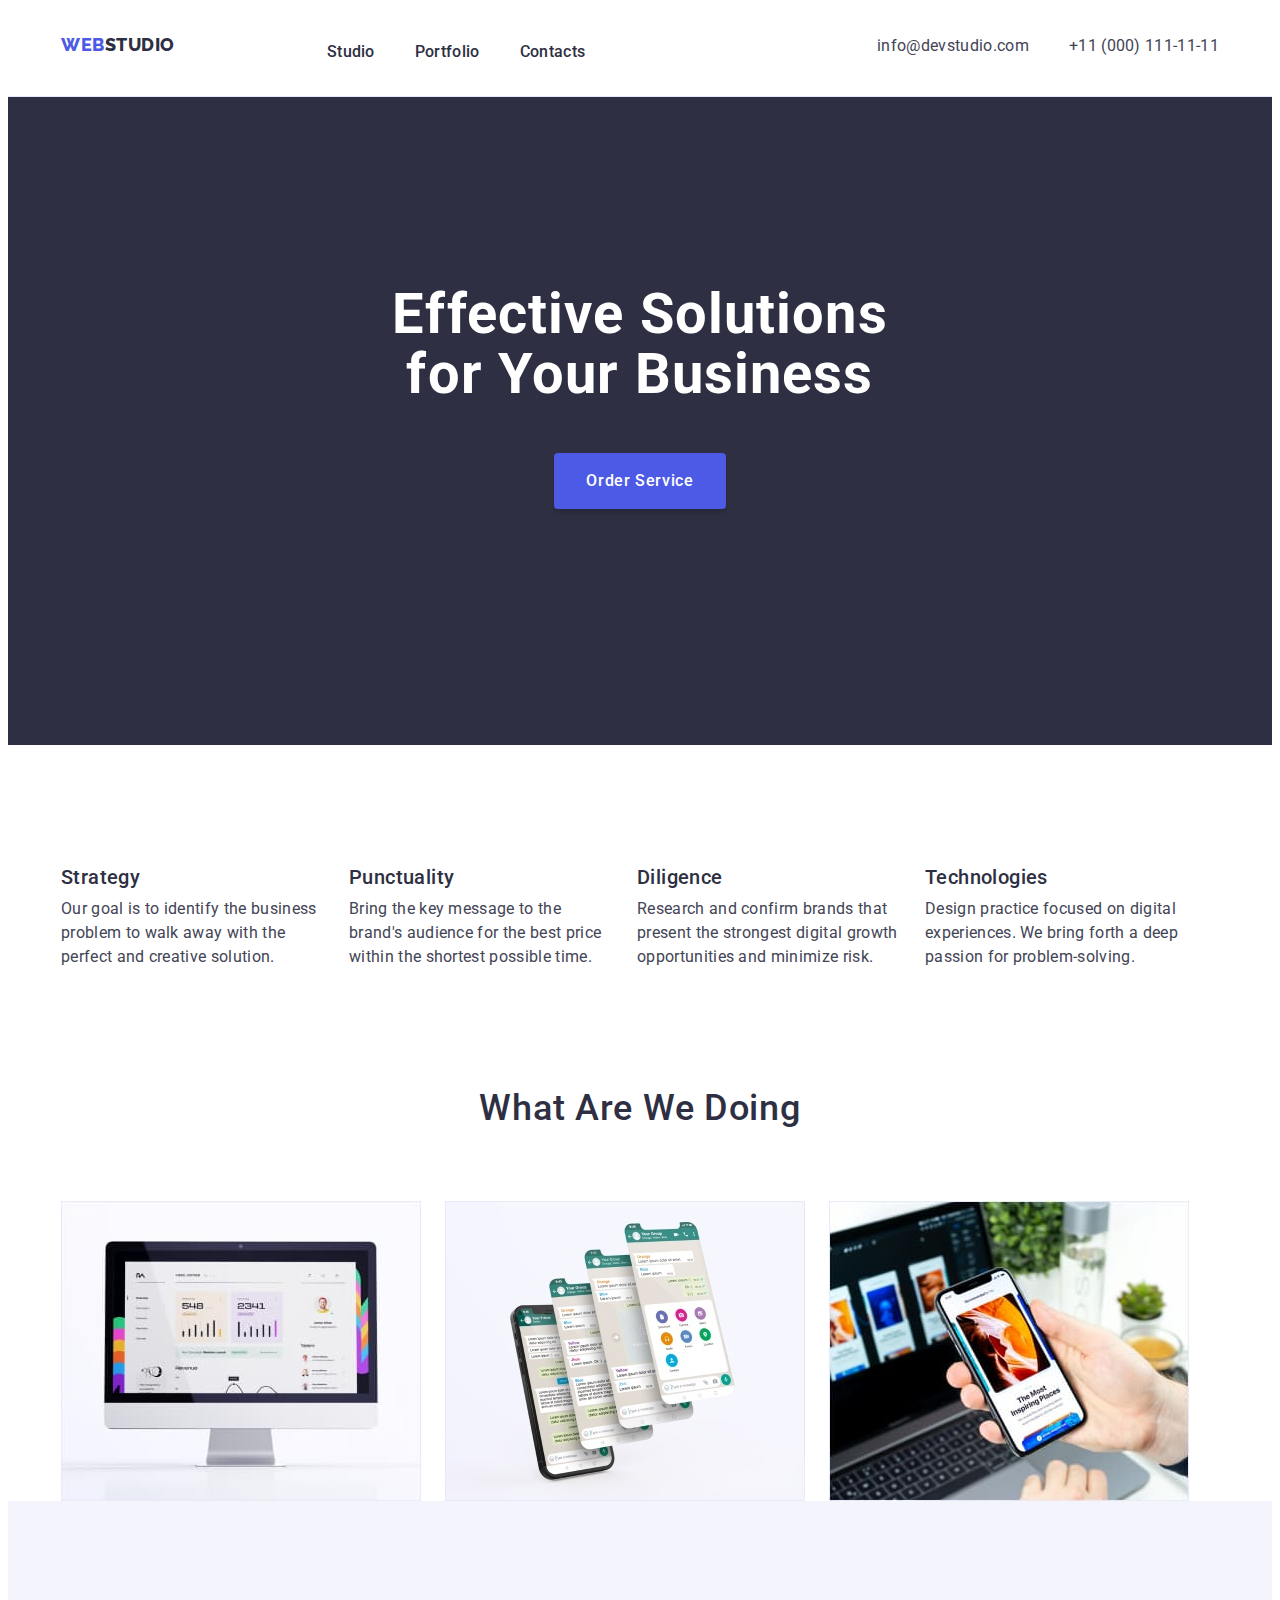
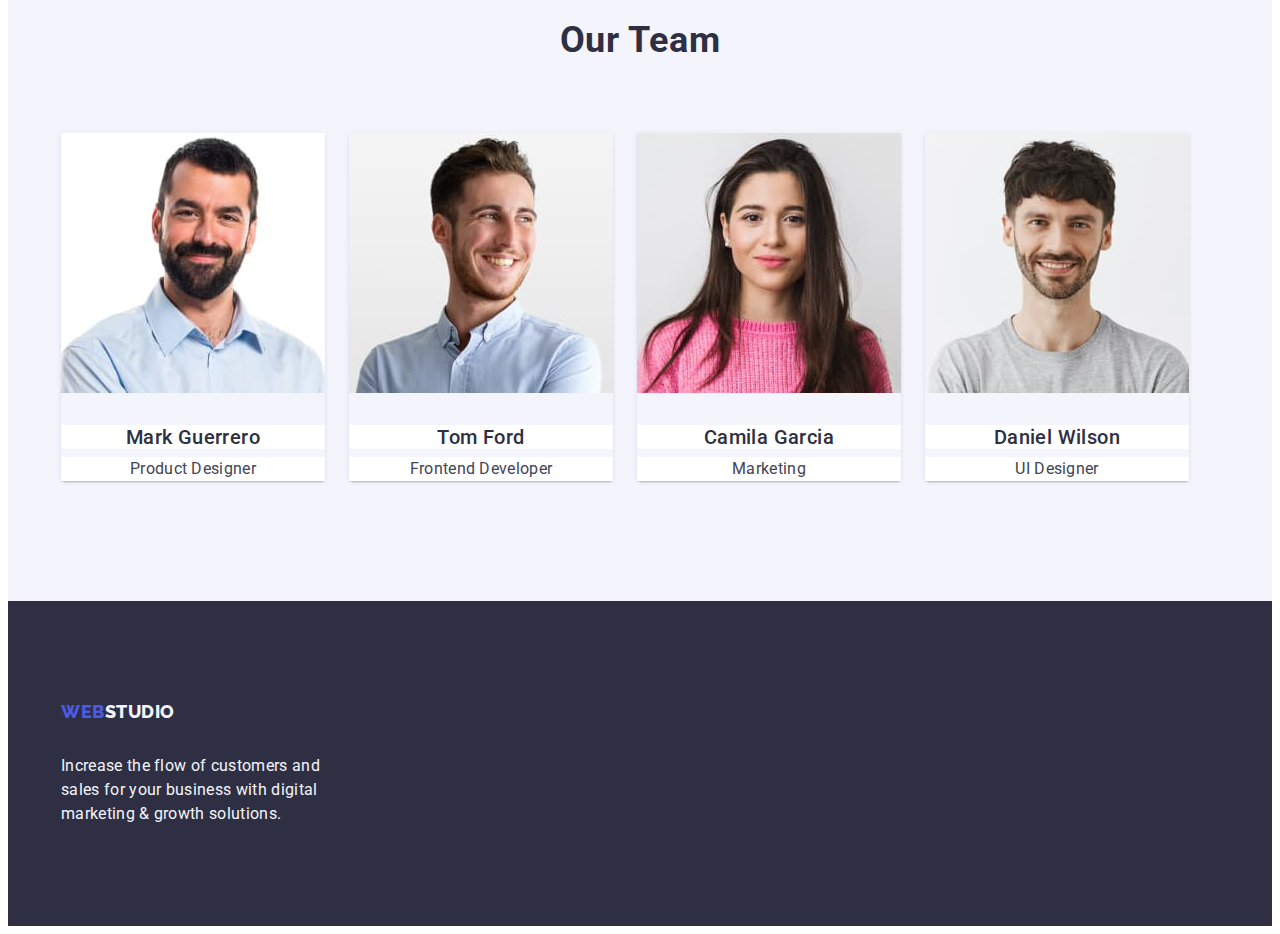
<file: index.html>
<!DOCTYPE html>
<html lang="en">

<head>
    <meta charset="UTF-8">
    <meta name="viewport" content="width=device-width, initial-scale=1.0">
    <title>Main-page</title>
    <link rel="stylesheet" href="https://cdnjs.cloudflare.com/ajax/libs/modern-normalize/2.0.0/modern-normalize.min.css"
        integrity="sha512-4xo8blKMVCiXpTaLzQSLSw3KFOVPWhm/TRtuPVc4WG6kUgjH6J03IBuG7JZPkcWMxJ5huwaBpOpnwYElP/m6wg=="
        crossorigin="anonymous" referrerpolicy="no-referrer" />
    <link rel="stylesheet" href="./css/styles.css">
    <link rel="preconnect" href="https://fonts.googleapis.com" />
    <link rel="preconnect" href="https://fonts.gstatic.com" crossorigin />
    <link
        href="https://fonts.googleapis.com/css2?family=Raleway:wght@800&family=Roboto:wght@400;500;700;900&display=swap"
        rel="stylesheet">
</head>

<body>
    <header class="header">
        <div class="container header-container">
            <nav class="header-navigation">
                <a class="logo link" href="./index.html">Web<span class="header-logo-studio link">Studio</span></a>
                <ul class="header-menu list">
                    <li><a class="header-menu-link link" href="./index.html">Studio</a></li>
                    <li><a class="header-menu-link link" href="./portfolio.html" target="_blank">Portfolio</a></li>
                    <li><a class="header-menu-link link" href="">Contacts</a></li>
                </ul>
            </nav>
            <address class="address">
                <ul class="address-items list">
                    <li><a class="address-item link" href="mailto:info@devstudio.com">info@devstudio.com</a></li>
                    <li><a class="address-item link" href="tel:+110001111111">+11 (000) 111-11-11</a></li>
                </ul>
            </address>
        </div>
    </header>
    <main>
        <section class="first-title">
            <div class="container">
                <h1 class="title-first">Effective Solutions <br>
                    for Your Business</h1>
                <button class="order-service" type="button">Order Service</button>
            </div>
        </section>
        <section class="company-philosophy">
            <div class="container">
                <h2 class="hidden-title" hidden>Company philosophy</h2>
                <ul class="list philosophy">
                    <li class="philosophy-subjects">
                        <h3 class="philosophy-list">Strategy</h3>
                        <p class="simple-text-philosophy">Our goal is to identify the business
                            problem to walk away with the perfect and creative solution.</p>
                    </li>
                    <li class="philosophy-subjects">
                        <h3 class="philosophy-list">Punctuality</h3>
                        <p class="simple-text-philosophy">Bring the key message to the brand's audience for the best
                            price
                            within the
                            shortest possible
                            time.</p>
                    </li>
                    <li class="philosophy-subjects">
                        <h3 class="philosophy-list">Diligence</h3>
                        <p class="simple-text-philosophy">Research and confirm brands that present the strongest digital
                            growth
                            opportunities and minimize
                            risk.</p>
                    </li>
                    <li class="philosophy-subjects">
                        <h3 class="philosophy-list">Technologies</h3>
                        <p class="simple-text-philosophy">Design practice focused on digital experiences. We bring forth
                            a
                            deep passion
                            for
                            problem-solving.</p>
                    </li>
                </ul>
            </div>
        </section>
        <section>
            <div class="container">
                <h2 class="title-second-first-section">What are we doing</h2>
                <ul class="list offers">
                    <li class="our-offers"><img src="./images/offer-1.jpg" alt="monitor" width="360" height="300"></li>
                    <li class="our-offers"><img src="./images/offer-2.jpg" alt="cell phone apps" width="360"
                            height="300"></li>
                    <li class="our-offers"><img src="./images/offer-3.jpg" alt="laptop and cell phone" width="360"
                            height="300"></li>
                </ul>
            </div>
        </section>
        <section class="our-team">
            <div class="container">
                <h2 class="title-second">Our Team</h2>
                <ul class="list team">
                    <li class="team-people-infa">
                        <img class="team-people-pict" src="./images/employee-1.jpg" alt="Mark Guerrero" width="264"
                            height="260">
                        <h3 class="team-people-name">Mark Guerrero</h3>
                        <p class="occupation-team-list">Product Designer</p>

                    </li>
                    <li class="team-people-infa">
                        <img class="team-people-pict" src="./images/employee-2.jpg" alt="Tom Ford" width="264"
                            height="260">
                        <h3 class="team-people-name">Tom Ford</h3>
                        <p class="occupation-team-list">Frontend Developer</p>

                    </li>
                    <li class="team-people-infa">
                        <img class="team-people-pict" src="./images/employee-3.jpg" alt="Camila Garcia" width="264"
                            height="260">
                        <h3 class="team-people-name">Camila Garcia</h3>
                        <p class="occupation-team-list">Marketing</p>

                    </li>
                    <li class="team-people-infa">
                        <img class="team-people-pict" src="./images/employee-4.jpg" alt="Daniel Wilson" width="264"
                            height="260">
                        <h3 class="team-people-name">Daniel Wilson</h3>
                        <p class="occupation-team-list">UI Designer</p>

                    </li>
                </ul>
            </div>
        </section>
    </main>
    <footer class="footer">
        <div class="container">
            <a class="logo link" href="./index.html">Web<span class="logo-footer-studio link">Studio</span></a>
            <p class="footer-text">Increase the flow of customers and sales for your business with digital marketing &
                growth solutions.</p>
        </div>
    </footer>
</body>

</html>
</file>
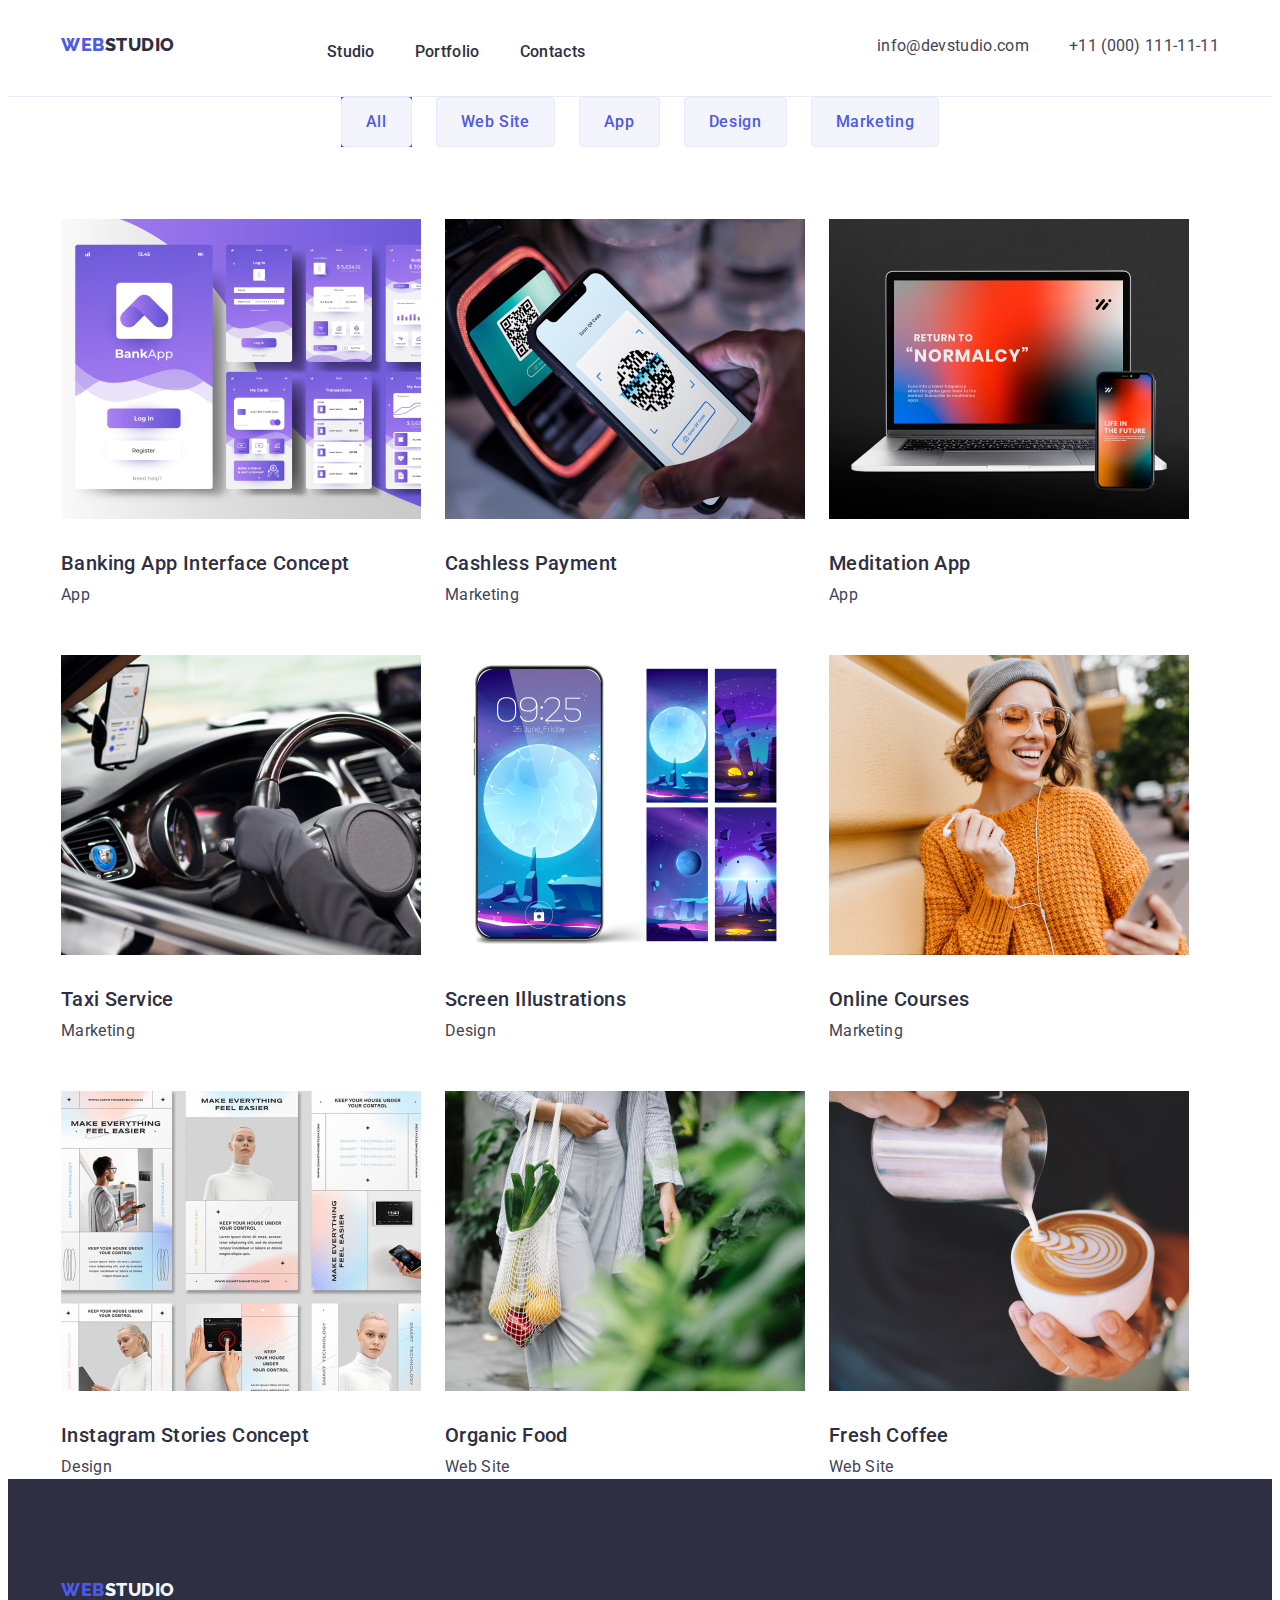
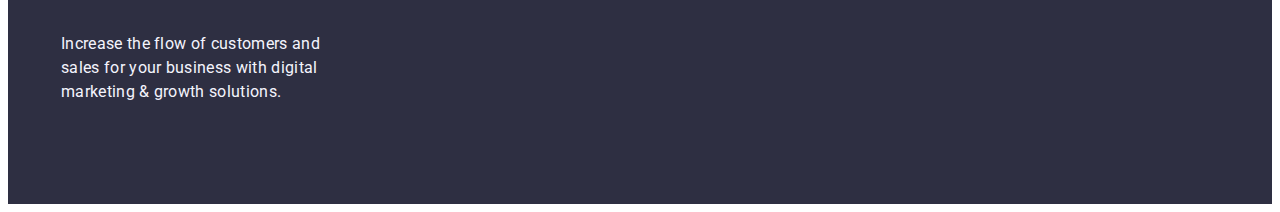
<file: portfolio.html>
<!DOCTYPE html>
<html lang="en">

<head>
    <meta charset="UTF-8">
    <meta name="viewport" content="width=device-width, initial-scale=1.0">
    <title>Portfolio</title>
    <link rel="stylesheet" href="https://cdnjs.cloudflare.com/ajax/libs/modern-normalize/2.0.0/modern-normalize.min.css"
        integrity="sha512-4xo8blKMVCiXpTaLzQSLSw3KFOVPWhm/TRtuPVc4WG6kUgjH6J03IBuG7JZPkcWMxJ5huwaBpOpnwYElP/m6wg=="
        crossorigin="anonymous" referrerpolicy="no-referrer" />
    <link rel="stylesheet" href="./css/styles.css">
    <link rel="preconnect" href="https://fonts.googleapis.com" />
    <link rel="preconnect" href="https://fonts.gstatic.com" crossorigin />
    <link
        href="https://fonts.googleapis.com/css2?family=Raleway:wght@800&family=Roboto:wght@400;500;700;900&display=swap"
        rel="stylesheet">
</head>

<body>
    <header class="header">
        <div class="container header-container">
            <nav class="header-navigation">
                <a class="logo link" href="./index.html">Web<span class="header-logo-studio link">Studio</span></a>
                <ul class="header-menu list">
                    <li><a class="header-menu-link link" href="./index.html">Studio</a></li>
                    <li><a class="header-menu-link link" href="./portfolio.html" target="_blank">Portfolio</a></li>
                    <li><a class="header-menu-link link" href="">Contacts</a></li>
                </ul>
            </nav>
            <address class="address">
                <ul class="address-items list">
                    <li><a class="address-item link" href="mailto:info@devstudio.com">info@devstudio.com</a></li>
                    <li><a class="address-item link" href="tel:+110001111111">+11 (000) 111-11-11</a></li>
                </ul>
            </address>
        </div>
    </header>
    <main>
        <section>
            <div class="container">
                <h1 hidden>Filters</h1>
                <ul class="list menu-items">
                    <li class="btn-properties"><button type="button" class="filters-button">All</button>
                    </li>
                    <li class="btn-properties"><button type="button" class="filters-button">Web Site</button></li>
                    <li class="btn-properties"><button type="button" class="filters-button">App</button></li>
                    <li class="btn-properties"><button type="button" class="filters-button">Design</button></li>
                    <li class="btn-properties"><button type="button" class="filters-button">Marketing</button></li>
                </ul>
                <!-- <img class="icon" src="./images/Finger.svg" alt="finger"> -->
                <ul class="list projects">
                    <li class="projects-ones"><a class="projects-items-description link">
                            <img class="project-pictures" src="./images/project-card-1.jpg" alt="Banking Interface"
                                width="360" height="300">
                            <h2 class="title-item-description">Banking App Interface Concept</h2>
                            <p class="description-text">App</p>
                        </a>
                    </li>
                    <li class="projects-ones"><a class="projects-items-description link">
                            <img class="project-pictures" src="./images/project-card-2.jpg"
                                alt="Cashless Payment Interface" width="360" height="300">
                            <h2 class="title-item-description">Cashless Payment</h2>
                            <p class="description-text">Marketing</p>
                        </a>
                    </li>
                    <li class="projects-ones"><a class="projects-items-description link">
                            <img class="project-pictures" src="./images/project-card-3.jpg"
                                alt="Meditation App Interface" width="360" height="300">
                            <h2 class="title-item-description">Meditation App</h2>
                            <p class="description-text">App</p>
                        </a>
                    </li>
                    <li class="projects-ones"><a class="projects-items-description link">
                            <img class="project-pictures" src="./images/project-card-4.jpg" alt="Taxi Service Interface"
                                width="360" height="300">
                            <h2 class="title-item-description">Taxi Service</h2>
                            <p class="description-text">Marketing</p>
                        </a>
                    </li>
                    <li class="projects-ones"><a class="projects-items-description link">
                            <img class="project-pictures" src="./images/project-card-5.jpg"
                                alt="Screen Illustrations Interface" width="360" height="300">
                            <h2 class="title-item-description">Screen Illustrations</h2>
                            <p class="description-text">Design</p>
                        </a>
                    </li>
                    <li class="projects-ones"><a class="projects-items-description link">
                            <img class="project-pictures" src="./images/project-card-6.jpg"
                                alt="Online courses Interface" width="360" height="300">
                            <h2 class="title-item-description">Online Courses</h2>
                            <p class="description-text">Marketing</p>
                        </a>
                    </li>
                    <li class="projects-ones"><a class="projects-items-description link">
                            <img class="project-pictures" src="./images/project-card-7.jpg"
                                alt="Instagram Stories Concept" width="360" height="300">
                            <h2 class="title-item-description">Instagram Stories Concept</h2>
                            <p class="description-text">Design</p>
                        </a>
                    </li>
                    <li class="projects-ones"><a class="projects-items-description link">
                            <img class="project-pictures" src="./images/project-card-8.jpg" alt="Organic Food"
                                width="360" height="300">
                            <h2 class="title-item-description">Organic Food</h2>
                            <p class="description-text">Web Site</p>
                        </a>
                    </li>
                    <li class="projects-ones"><a class="projects-items-description link">
                            <img class="project-pictures" src="./images/project-card-9.jpg" alt="Fresh Coffee"
                                width="360" height="300">
                            <h2 class="title-item-description">Fresh Coffee</h2>
                            <p class="description-text">Web Site</p>
                        </a>
                    </li>
                </ul>
            </div>
        </section>
    </main>
    <footer class="footer">
        <div class="container">
            <a class="logo link" href="./index.html">Web<span class="logo-footer-studio link">Studio</span></a>
            <p class="footer-text">Increase the flow of customers and sales for your business with digital marketing &
                growth solutions.</p>
        </div>
    </footer>

</body>

</html>
</file>
<file: css/styles.css>
body {
  font-family: "Roboto", sans-serif;
  font-size: 16px;
  letter-spacing: 0.02em;
  color: #434455;
  background-color: var(--background-color-main);
}

:root {
  --main-text-color: #434455;
  --main-titles-color: #2e2f42;
  --main-text-font: "Roboto", sans-serif;
  --header-footer-background-color: #2e2f42;
  --logo-font: "Raleway", sans-serif;
  --logo-color: #4d5ae5;
  --hover-background-color: #87cefa;
  --link-text-color: #2e2f42;
  --button-back-color: #f4f4fd;
  --background-color-main: #ffffff;
}

/** Reset start */

p,
h1,
h2,
h3,
h4,
h5,
h6 {
  margin-top: 0;
  margin-bottom: 0;
}

ul,
ol {
  padding-left: 0;
  margin-top: 0;
  margin-bottom: 0;
}
/** Component ctyles */

.container {
  max-width: 1158px;
  padding: 0 15px;
  margin: 0 auto;
  /* outline: 2px solid red; */
}
img {
  display: block;
}
.link {
  text-decoration: none;
}
.link:hover {
  color: #404bbf;
}
.link:focus {
  color: #404bbf;
}
.list {
  list-style: none;
}

address {
  font-style: normal;
  margin-left: auto;
}
.address-item:hover {
  color: #404bbf;
}
.address-items {
  display: flex;
  gap: 40px;
}

.address-item {
  color: var(--main-text-color);
  font-size: 16px;
  font-weight: 400;
  line-height: 1.5;
  letter-spacing: 0.02em;
  list-style: none;
  font-style: normal;
}
.logo {
  font-family: "Raleway", sans-serif;
  color: var(--logo-color);
  font-size: 18px;
  font-weight: 800;
  line-height: 1.17; /* 116.667% */
  letter-spacing: 0.03em;
  text-transform: uppercase;
  margin-right: 76px;
  display: inline-block;
  margin-bottom: 16px;
}

.header {
  padding-top: 25.5px;
  padding-bottom: 25.5px;
  border-bottom: 1px solid var(--cornflower, #e7e9fc);
}
.header-menu {
  display: flex;
  align-items: center;
  gap: 40px;
}
.header-navigation {
  display: flex;
  align-items: center;
  gap: 76px;
}
.header-container {
  display: flex;
}
.header-logo-studio {
  color: #2e2f42;
}
.header-menu-link:hover,
.header-menu-link:focus {
  color: #404bbf;
}

.header-menu-link {
  font-weight: 500;
  font-size: 16px;
  line-height: 1.5;
  letter-spacing: 0.02em;
  color: var(--link-text-color);
  padding: 24px 0;
}

button:hover,
button:focus {
  background-color: #404bbf;
}

button {
  cursor: pointer;
}
.first-title {
  background-color: #2e2f42;
  padding: 188px 0;
  /* padding-bottom: 292px; */
}

.title-first {
  color: #fff;
  font-size: 56px;
  line-height: 1.07;
  text-align: center;
  letter-spacing: 0.02em;
  max-width: 496px;
  margin: 0 auto;
}

.order-service {
  background-color: #4d5ae5;
  color: #fff;
  font-family: "Roboto", sans-serif;
  font-weight: 500;
  font-size: 16px;
  line-height: 1.5;
  letter-spacing: 0.04em;
  cursor: pointer;
  text-align: center;
  margin-top: 48px;
  align-items: center;
  display: block;
  min-width: 169px;
  height: 56px;
  /* margin-left: 480px;
  margin-right: 479px; */
  margin: 48px auto;
  padding: 16px 32px;
  border-radius: 4px;
  background: var(--iris, #4d5ae5);
  box-shadow: 0px 4px 4px 0px rgba(0, 0, 0, 0.15);
  border: none;
}
.order-service:hover,
.order-service:focus {
  background-color: #404bbf;
}

.visually-hidden {
  position: absolute;
  width: 1px;
  height: 1px;
  margin: -1px;
  border: 0;
  padding: 0;
  white-space: nowrap;
  clip-path: inset(100%);
  clip: rect(0 0 0 0);
  overflow: hidden;
}

.doings {
  padding-bottom: 120px;
}
.filters-button {
  padding: 12px 24px;
  color: var(--logo-color);
  font-family: "Roboto", sans-serif;
  font-weight: 500;
  font-size: 16px;
  line-height: 1.5;
  letter-spacing: 0.04em;
  background-color: var(--button-back-color);
  cursor: pointer;
  border-radius: 4px;
  border: 1px solid var(--cornflower, #e7e9fc);
  background: var(--cloud, #f4f4fd);
}
.btn-properties:first-child {
  background-color: #404bbf;
  color: #ffffff;
}

.filters-button:hover {
  color: #ffffff;
  background-color: #404bbf;
  border: 1px solid transparent;
}
.filters-button:focus {
  color: #ffffff;
  background-color: #404bbf;
  border: 1px solid transparent;
}

.projects-items-description link {
  list-style: none;
  text-decoration: none;
  background-color: #ffffff;
}
.title-second-first-section {
  font-weight: 500;
  font-size: 36px;
  line-height: 1.11;
  letter-spacing: 0.02em;
  text-align: center;
  color: var(--main-titles-color);
  text-transform: capitalize;
  margin-bottom: 72px;
}
.title-second {
  text-align: center;
  text-transform: capitalize;
  letter-spacing: 0.02em;
  color: var(--main-titles-color);
  font-size: 36px;
  font-weight: 700;
  line-height: 1.11;
  margin-bottom: 72px;
}
.company-philosophy {
  padding-top: 120px;
  padding-bottom: 120px;
}
.hidden-title {
  font-weight: 500;
  font-size: 20px;
  line-height: 1.2;
  letter-spacing: 0.02em;
}
.team {
  display: flex;
  gap: 24px;
  flex-wrap: wrap;
}
.our-team {
  background-color: #f4f4fd;
  padding-top: 120px;
  padding-bottom: 120px;
}
.team-people-infa {
  border-radius: 0px 0px 4px 4px;
  box-shadow: 0px 2px 1px 0px rgba(46, 47, 66, 0.08),
    0px 1px 1px 0px rgba(46, 47, 66, 0.16),
    0px 1px 6px 0px rgba(46, 47, 66, 0.08);
  width: 264px;
}
.name-occupation {
  padding: 32px 0;
}

.team-people-name {
  font-weight: 500;
  font-size: 20px;
  line-height: 1.2;
  letter-spacing: 0.02em;
  color: var(--main-titles-color);
  background-color: var(--background-color-main);
  margin-bottom: 8px;
  text-align: center;
}
.team-people-pict {
  background-color: #ffffff;
  margin-bottom: 32px;
}
.occupation-team-list {
  font-size: 16px;
  line-height: 1.5;
  color: var(--main-text-color);
  background-color: var(--background-color-main);
  letter-spacing: 0.02em;
  text-align: center;
}

.philosophy {
  display: flex;
  gap: 24px;
}
.philosophy-subjects {
  /* width: calc((100%-3 * 24px) / 4); */
  width: 264px;
}
.philosophy-list {
  color: var(--main-titles-color);
  letter-spacing: 0.02em;
  line-height: 1.2;
  font-size: 20px;
  font-weight: 500;
  margin-bottom: 8px;
}
.simple-text-philosophy {
  line-height: 1.5;
}
.offers {
  display: flex;
  gap: 24px;
}

.title-item-description {
  font-weight: 500;
  font-size: 20px;
  line-height: 1.2;
  letter-spacing: 0.02em;
  color: var(--main-titles-color);
  margin-bottom: 8px;
}
.description-text {
  font-size: 16px;
  line-height: 1.5;
  letter-spacing: 0.02em;
  color: var(--main-text-color);
}
.projects {
  display: flex;
  flex-wrap: wrap;
  gap: 24px;
  row-gap: 48px;
}
.projects-ones {
  width: 360px;
}
.project-cards {
  padding: 32px 16px;
  border: 1px solid #e7e9fc;
  border-top: none;
}
.projects-ones:nth-child(1n + 7) {
  margin-bottom: 0;
}
/* .icon {
  display: flex;
  margin-top: -3px;
} */
.menu-items {
  margin-bottom: 72px;
  display: flex;
  align-items: center;
  justify-content: center;
  gap: 24px;
}

.footer {
  background-color: #2e2f42;
  padding: 100px 0;
}
.logo-footer-studio {
  color: #f4f4fd;
}
.project-pictures {
  margin-bottom: 32px;
}
.regular-content {
  padding-top: 96px;
  padding-bottom: 120px;
}
.footer-text {
  color: var(--button-back-color);
  /* Body */
  font-size: 16px;
  font-weight: 400;
  line-height: 1.5; /* 150% */
  letter-spacing: 0.02em;
  margin-top: 16px;
  max-width: 264px;
}
.footer {
  background-color: var(--header-footer-background-color);
}
</file>
